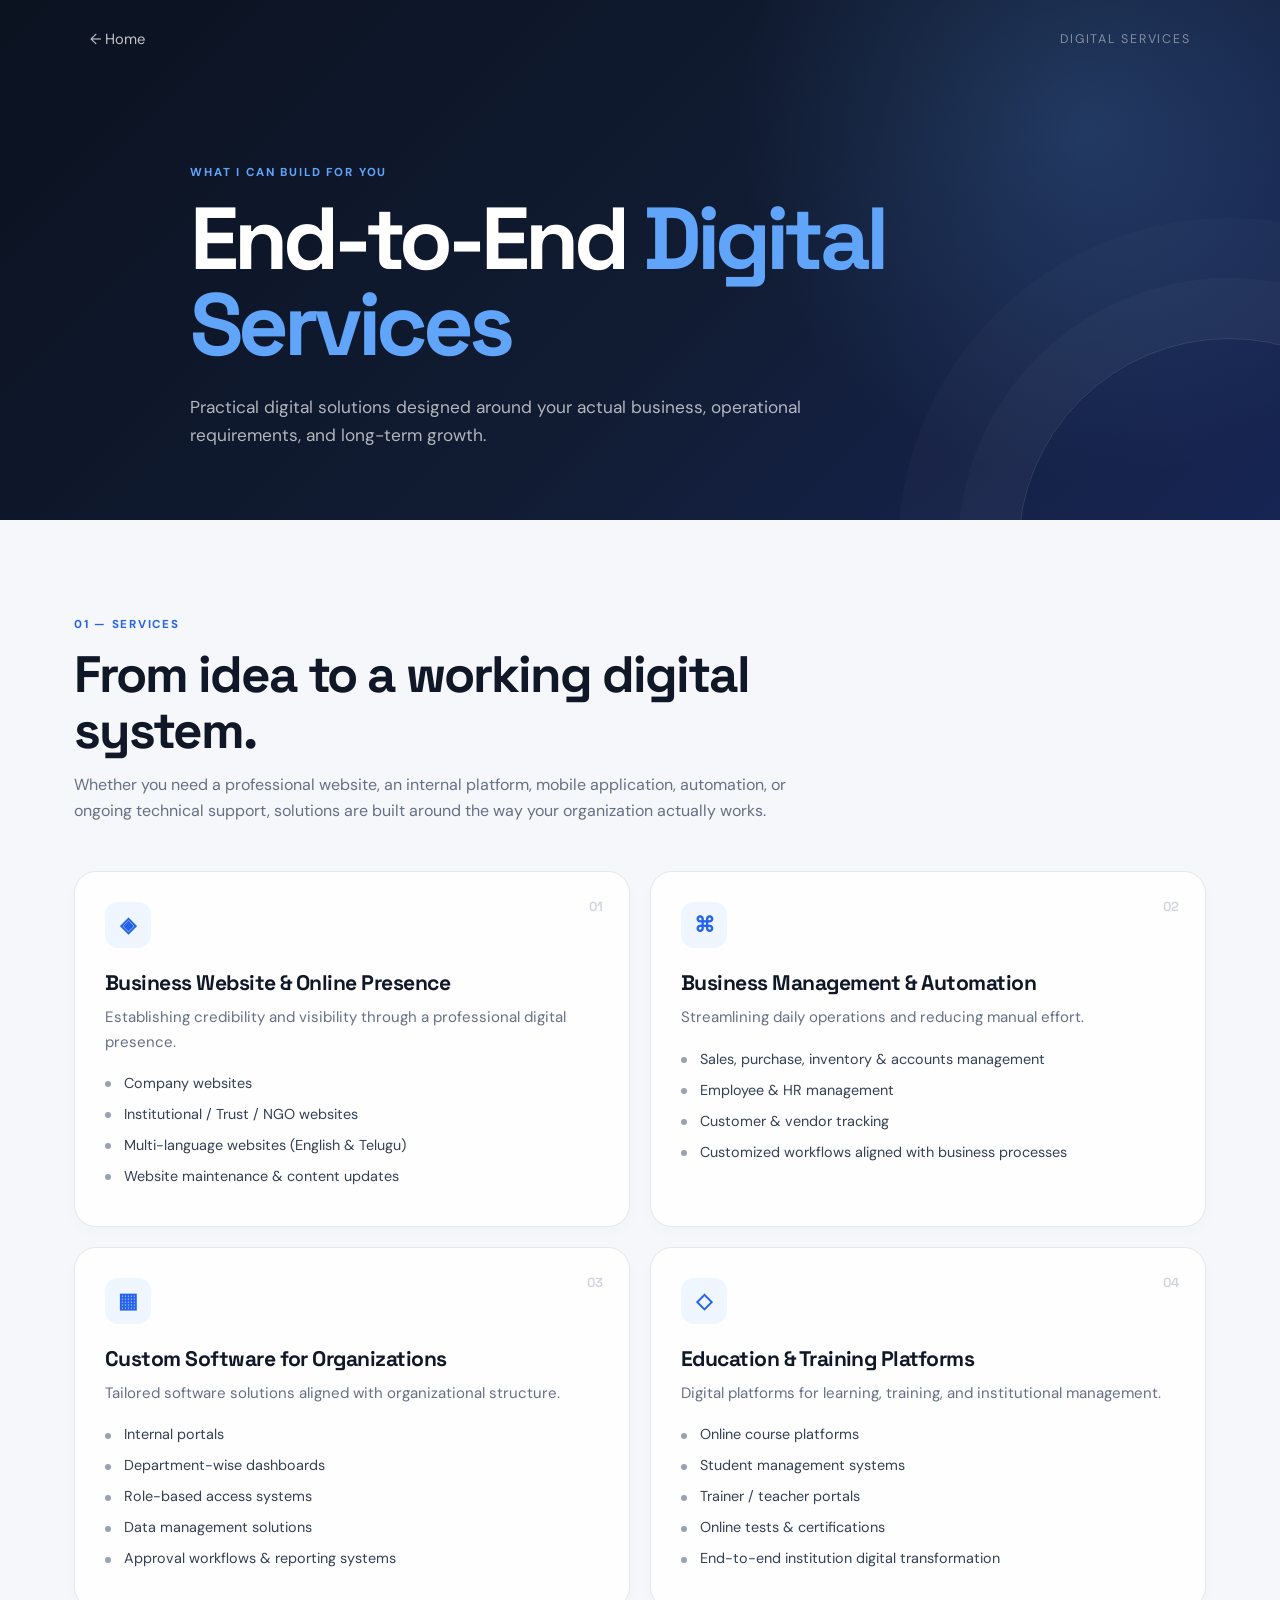
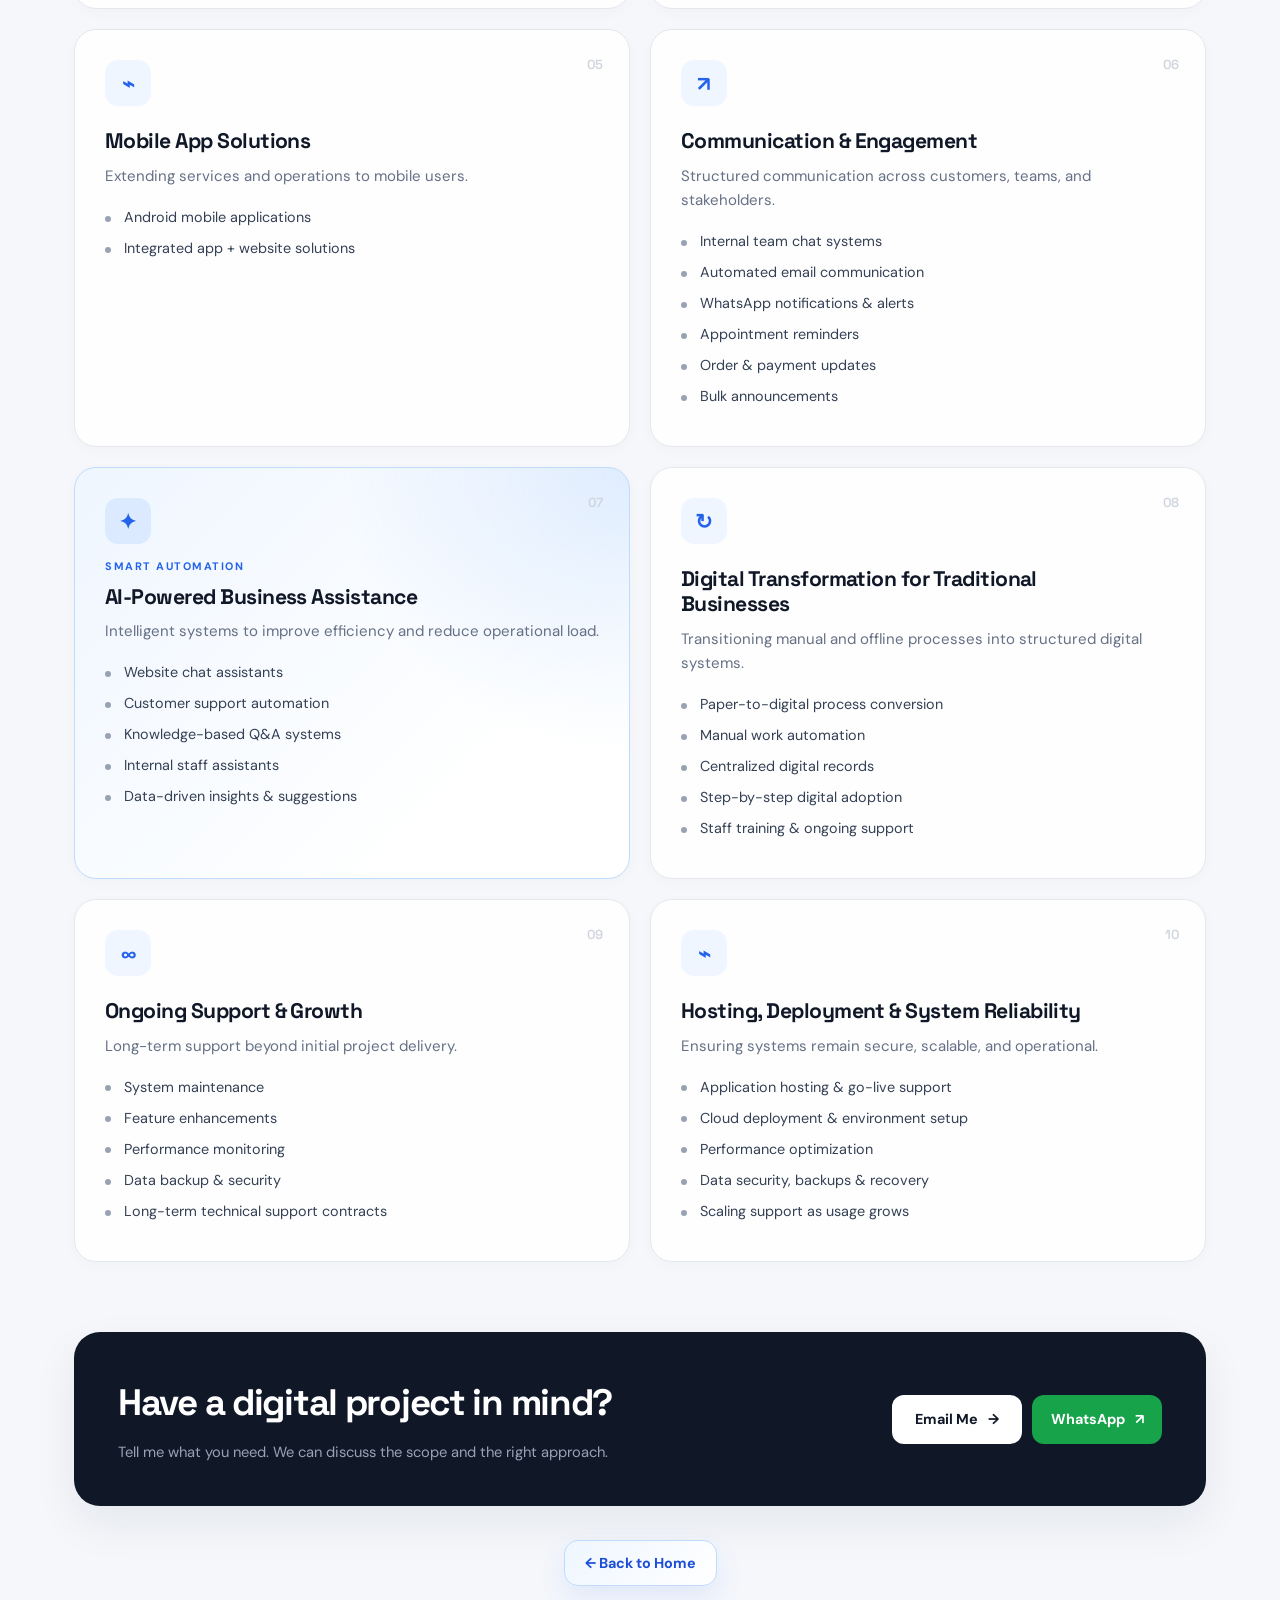
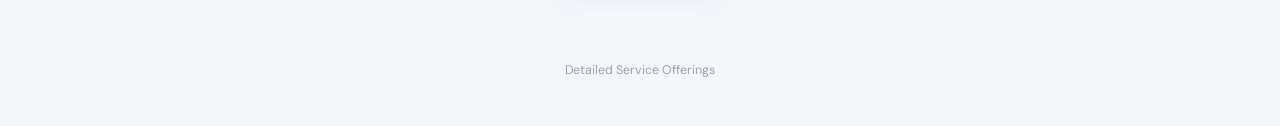
<file: portfolio/services.html>
<!DOCTYPE html>
<html lang="en">

<head>
    <meta charset="UTF-8">
    <meta name="viewport" content="width=device-width, initial-scale=1.0">
    <meta name="description"
        content="End-to-end digital services for businesses, institutions, trusts, NGOs, and organizations.">
    <title>Services | Digital Solutions</title>
    <link rel="stylesheet" href="services.css">
</head>

<body>

    <header class="hero">
        <nav class="top-nav">
            <a href="../index.html" class="back-link">← Home</a>
            <span class="nav-label">Digital Services</span>
        </nav>

        <div class="hero-content">
            <span class="eyebrow">WHAT I CAN BUILD FOR YOU</span>
            <h1>End-to-End <span>Digital Services</span></h1>
            <p>
                Practical digital solutions designed around your actual business,
                operational requirements, and long-term growth.
            </p>
        </div>
    </header>

    <main class="services-section">

        <div class="section-heading">
            <span>01 — SERVICES</span>
            <h2>From idea to a working digital system.</h2>
            <p>
                Whether you need a professional website, an internal platform,
                mobile application, automation, or ongoing technical support,
                solutions are built around the way your organization actually works.
            </p>
        </div>

        <div class="services-grid">

            <article class="service-card">
                <div class="card-number">01</div>
                <div class="icon">◈</div>
                <h3>Business Website &amp; Online Presence</h3>
                <p>Establishing credibility and visibility through a professional digital presence.</p>
                <ul>
                    <li>Company websites</li>
                    <li>Institutional / Trust / NGO websites</li>
                    <li>Multi-language websites (English &amp; Telugu)</li>
                    <li>Website maintenance &amp; content updates</li>
                </ul>
            </article>

            <article class="service-card">
                <div class="card-number">02</div>
                <div class="icon">⌘</div>
                <h3>Business Management &amp; Automation</h3>
                <p>Streamlining daily operations and reducing manual effort.</p>
                <ul>
                    <li>Sales, purchase, inventory &amp; accounts management</li>
                    <li>Employee &amp; HR management</li>
                    <li>Customer &amp; vendor tracking</li>
                    <li>Customized workflows aligned with business processes</li>
                </ul>
            </article>

            <article class="service-card">
                <div class="card-number">03</div>
                <div class="icon">▦</div>
                <h3>Custom Software for Organizations</h3>
                <p>Tailored software solutions aligned with organizational structure.</p>
                <ul>
                    <li>Internal portals</li>
                    <li>Department-wise dashboards</li>
                    <li>Role-based access systems</li>
                    <li>Data management solutions</li>
                    <li>Approval workflows &amp; reporting systems</li>
                </ul>
            </article>

            <article class="service-card">
                <div class="card-number">04</div>
                <div class="icon">◇</div>
                <h3>Education &amp; Training Platforms</h3>
                <p>Digital platforms for learning, training, and institutional management.</p>
                <ul>
                    <li>Online course platforms</li>
                    <li>Student management systems</li>
                    <li>Trainer / teacher portals</li>
                    <li>Online tests &amp; certifications</li>
                    <li>End-to-end institution digital transformation</li>
                </ul>
            </article>

            <article class="service-card">
                <div class="card-number">05</div>
                <div class="icon">⌁</div>
                <h3>Mobile App Solutions</h3>
                <p>Extending services and operations to mobile users.</p>
                <ul>
                    <li>Android mobile applications</li>
                    <li>Integrated app + website solutions</li>
                </ul>
            </article>

            <article class="service-card">
                <div class="card-number">06</div>
                <div class="icon">↗</div>
                <h3>Communication &amp; Engagement</h3>
                <p>Structured communication across customers, teams, and stakeholders.</p>
                <ul>
                    <li>Internal team chat systems</li>
                    <li>Automated email communication</li>
                    <li>WhatsApp notifications &amp; alerts</li>
                    <li>Appointment reminders</li>
                    <li>Order &amp; payment updates</li>
                    <li>Bulk announcements</li>
                </ul>
            </article>

            <article class="service-card featured">
                <div class="card-number">07</div>
                <div class="icon">✦</div>
                <span class="featured-label">SMART AUTOMATION</span>
                <h3>AI-Powered Business Assistance</h3>
                <p>Intelligent systems to improve efficiency and reduce operational load.</p>
                <ul>
                    <li>Website chat assistants</li>
                    <li>Customer support automation</li>
                    <li>Knowledge-based Q&amp;A systems</li>
                    <li>Internal staff assistants</li>
                    <li>Data-driven insights &amp; suggestions</li>
                </ul>
            </article>

            <article class="service-card">
                <div class="card-number">08</div>
                <div class="icon">↻</div>
                <h3>Digital Transformation for Traditional Businesses</h3>
                <p>Transitioning manual and offline processes into structured digital systems.</p>
                <ul>
                    <li>Paper-to-digital process conversion</li>
                    <li>Manual work automation</li>
                    <li>Centralized digital records</li>
                    <li>Step-by-step digital adoption</li>
                    <li>Staff training &amp; ongoing support</li>
                </ul>
            </article>

            <article class="service-card">
                <div class="card-number">09</div>
                <div class="icon">∞</div>
                <h3>Ongoing Support &amp; Growth</h3>
                <p>Long-term support beyond initial project delivery.</p>
                <ul>
                    <li>System maintenance</li>
                    <li>Feature enhancements</li>
                    <li>Performance monitoring</li>
                    <li>Data backup &amp; security</li>
                    <li>Long-term technical support contracts</li>
                </ul>
            </article>

            <article class="service-card">
                <div class="card-number">10</div>
                <div class="icon">⌁</div>
                <h3>Hosting, Deployment &amp; System Reliability</h3>
                <p>Ensuring systems remain secure, scalable, and operational.</p>
                <ul>
                    <li>Application hosting &amp; go-live support</li>
                    <li>Cloud deployment &amp; environment setup</li>
                    <li>Performance optimization</li>
                    <li>Data security, backups &amp; recovery</li>
                    <li>Scaling support as usage grows</li>
                </ul>
            </article>

        </div>

        <section class="cta-section">
            <div>
                <!-- <span class="eyebrow">LET'S BUILD SOMETHING USEFUL</span> -->
                <h2>Have a digital project in mind?</h2>
                <p>Tell me what you need. We can discuss the scope and the right approach.</p>
            </div>

            <div class="cta-actions">
                <a class="btn btn-primary" href="mailto:kish699@gmail.com">Email Me <span>→</span></a>
                <a class="btn btn-whatsapp"
                    href="https://wa.me/919642439699?text=Hello%20Kishore,%20I%20would%20like%20to%20discuss%20a%20digital%20project."
                    target="_blank" rel="noopener noreferrer">WhatsApp <span>↗</span></a>
            </div>
        </section>

        <nav class="back-nav">
            <a href="../index.html">← Back to Home</a>
        </nav>
    </main>

    <footer>
        <p>Detailed Service Offerings</p>
    </footer>

</body>

</html>
</file>
<file: portfolio/services.css>
@import url('https://fonts.googleapis.com/css2?family=DM+Sans:wght@400;500;600;700&family=Space+Grotesk:wght@500;600;700&display=swap');

:root {
    --bg: #f5f7fb;
    --surface: #ffffff;
    --surface-soft: #f8fafc;
    --text: #101828;
    --muted: #667085;
    --line: #e4e7ec;
    --accent: #2563eb;
    --accent-dark: #1d4ed8;
    --accent-soft: #eff6ff;
    --green: #16a34a;
    --shadow: 0 18px 45px rgba(16, 24, 40, 0.07);
    --radius: 22px;
}

* {
    box-sizing: border-box;
}

html {
    scroll-behavior: smooth;
}

body {
    margin: 0;
    background:
        radial-gradient(circle at 80% 0%, rgba(37, 99, 235, 0.08), transparent 32rem),
        var(--bg);
    color: var(--text);
    font-family: "DM Sans", Arial, sans-serif;
    line-height: 1.6;
    -webkit-font-smoothing: antialiased;
}

a {
    color: inherit;
}

.hero {
    min-height: 440px;
    padding: 0 7vw 70px;
    background:
        radial-gradient(circle at 85% 25%, rgba(96, 165, 250, 0.20), transparent 22rem),
        linear-gradient(135deg, #0b1220 0%, #111c33 55%, #172554 100%);
    color: #fff;
    position: relative;
    overflow: hidden;
}

.hero::after {
    content: "";
    position: absolute;
    width: 420px;
    height: 420px;
    right: -160px;
    bottom: -240px;
    border: 1px solid rgba(255,255,255,.12);
    border-radius: 50%;
    box-shadow:
        0 0 0 60px rgba(255,255,255,.025),
        0 0 0 120px rgba(255,255,255,.018);
}

.top-nav {
    max-width: 1180px;
    margin: auto;
    padding: 28px 0;
    display: flex;
    align-items: center;
    justify-content: space-between;
    position: relative;
    z-index: 2;
}

.back-link {
    color: rgba(255,255,255,.75);
    text-decoration: none;
    font-size: .92rem;
    transition: color .2s ease;
}

.back-link:hover {
    color: #fff;
}

.nav-label {
    color: rgba(255,255,255,.45);
    font-size: .78rem;
    letter-spacing: .14em;
    text-transform: uppercase;
}

.hero-content {
    max-width: 900px;
    margin: 78px auto 0;
    position: relative;
    z-index: 1;
}

.eyebrow {
    display: inline-block;
    margin-bottom: 14px;
    color: #60a5fa;
    font-size: .72rem;
    font-weight: 700;
    letter-spacing: .16em;
    text-transform: uppercase;
}

.hero h1 {
    margin: 0;
    max-width: 850px;
    font-family: "Space Grotesk", sans-serif;
    font-size: clamp(2.8rem, 7vw, 5.5rem);
    line-height: .98;
    letter-spacing: -.055em;
}

.hero h1 span {
    color: #60a5fa;
}

.hero p {
    max-width: 680px;
    margin: 26px 0 0;
    color: rgba(255,255,255,.68);
    font-size: 1.08rem;
}

.services-section {
    max-width: 1180px;
    margin: 0 auto;
    padding: 90px 24px 40px;
}

.section-heading {
    max-width: 720px;
    margin-bottom: 48px;
}

.section-heading > span {
    color: var(--accent);
    font-size: .72rem;
    font-weight: 700;
    letter-spacing: .15em;
}

.section-heading h2 {
    margin: 12px 0 14px;
    font-family: "Space Grotesk", sans-serif;
    font-size: clamp(2rem, 4vw, 3.2rem);
    line-height: 1.08;
    letter-spacing: -.04em;
}

.section-heading p {
    margin: 0;
    color: var(--muted);
    font-size: 1rem;
}

.services-grid {
    display: grid;
    grid-template-columns: repeat(2, minmax(0, 1fr));
    gap: 20px;
}

.service-card {
    position: relative;
    min-height: 300px;
    padding: 30px;
    border: 1px solid var(--line);
    border-radius: var(--radius);
    background: rgba(255,255,255,.92);
    box-shadow: 0 4px 15px rgba(16,24,40,.025);
    overflow: hidden;
    transition:
        transform .25s ease,
        box-shadow .25s ease,
        border-color .25s ease;
}

.service-card::before {
    content: "";
    position: absolute;
    left: 0;
    top: 0;
    width: 4px;
    height: 0;
    background: var(--accent);
    transition: height .25s ease;
}

.service-card:hover {
    transform: translateY(-5px);
    border-color: #cbd5e1;
    box-shadow: var(--shadow);
}

.service-card:hover::before {
    height: 100%;
}

.card-number {
    position: absolute;
    top: 24px;
    right: 26px;
    color: #d0d5dd;
    font-family: "Space Grotesk", sans-serif;
    font-size: .82rem;
    font-weight: 600;
}

.icon {
    width: 46px;
    height: 46px;
    display: grid;
    place-items: center;
    margin-bottom: 22px;
    border-radius: 13px;
    background: var(--accent-soft);
    color: var(--accent);
    font-size: 1.3rem;
    font-weight: 700;
}

.service-card h3 {
    max-width: 480px;
    margin: 0 35px 10px 0;
    font-family: "Space Grotesk", sans-serif;
    font-size: 1.32rem;
    line-height: 1.2;
    letter-spacing: -.025em;
}

.service-card p {
    margin: 0 0 18px;
    color: var(--muted);
    font-size: .94rem;
}

.service-card ul {
    margin: 0;
    padding: 0;
    list-style: none;
}

.service-card li {
    position: relative;
    margin: 8px 0;
    padding-left: 19px;
    color: #344054;
    font-size: .9rem;
}

.service-card li::before {
    content: "";
    position: absolute;
    left: 0;
    top: .68em;
    width: 6px;
    height: 6px;
    border-radius: 50%;
    background: #98a2b3;
}

.service-card.featured {
    background:
        radial-gradient(circle at 100% 0%, rgba(96,165,250,.18), transparent 18rem),
        linear-gradient(135deg, #eff6ff, #ffffff 75%);
    border-color: #bfdbfe;
}

.service-card.featured .icon {
    background: #dbeafe;
}

.featured-label {
    display: block;
    margin: -8px 0 8px;
    color: var(--accent);
    font-size: .68rem;
    font-weight: 700;
    letter-spacing: .14em;
}

.cta-section {
    margin-top: 70px;
    padding: 42px 44px;
    display: flex;
    align-items: center;
    justify-content: space-between;
    gap: 35px;
    border-radius: 26px;
    background: #101828;
    color: #fff;
    box-shadow: var(--shadow);
}

.cta-section .eyebrow {
    margin-bottom: 8px;
}

.cta-section h2 {
    margin: 0;
    font-family: "Space Grotesk", sans-serif;
    font-size: clamp(1.6rem, 3vw, 2.3rem);
    letter-spacing: -.035em;
}

.cta-section p {
    margin: 8px 0 0;
    color: #98a2b3;
    font-size: .92rem;
}

.cta-actions {
    display: flex;
    flex-shrink: 0;
    gap: 10px;
}

.btn {
    min-width: 130px;
    padding: 13px 18px;
    border-radius: 12px;
    text-align: center;
    text-decoration: none;
    font-size: .9rem;
    font-weight: 700;
    transition: transform .2s ease, opacity .2s ease;
}

.btn:hover {
    transform: translateY(-2px);
    opacity: .92;
}

.btn span {
    margin-left: 7px;
}

.btn-primary {
    background: #fff;
    color: #101828;
}

.btn-whatsapp {
    background: var(--green);
    color: #fff;
}

.back-nav {
    margin: 34px 0 0;
    display: flex;
    justify-content: center;
}

.back-nav a {
    min-height: 46px;
    display: inline-flex;
    align-items: center;
    justify-content: center;
    padding: 0 20px;
    border: 1px solid #bfdbfe;
    border-radius: 14px;
    background:
        linear-gradient(135deg, #eff6ff, #ffffff);
    color: var(--accent-dark);
    text-decoration: none;
    font-size: .9rem;
    font-weight: 700;
    box-shadow: 0 12px 28px rgba(37, 99, 235, .10);
    transition:
        transform .2s ease,
        box-shadow .2s ease,
        border-color .2s ease;
}

.back-nav a:hover {
    transform: translateY(-2px);
    border-color: #93c5fd;
    box-shadow: 0 16px 34px rgba(37, 99, 235, .16);
}

footer {
    padding: 35px 20px 45px;
    color: #98a2b3;
    text-align: center;
    font-size: .78rem;
}

footer p {
    margin: 0;
}

@media (max-width: 800px) {
    .hero {
        min-height: 400px;
        padding: 0 20px 55px;
    }

    .hero-content {
        margin-top: 65px;
    }

    .services-section {
        padding: 65px 18px 25px;
    }

    .services-grid {
        grid-template-columns: 1fr;
    }

    .service-card {
        min-height: auto;
    }

    .cta-section {
        flex-direction: column;
        align-items: flex-start;
        padding: 32px 25px;
    }
}

@media (max-width: 520px) {
    .hero {
        min-height: 365px;
    }

    .top-nav {
        padding: 20px 0;
    }

    .nav-label {
        display: none;
    }

    .hero-content {
        margin-top: 58px;
    }

    .hero h1 {
        font-size: 2.75rem;
    }

    .hero p {
        margin-top: 20px;
        font-size: .96rem;
    }

    .section-heading {
        margin-bottom: 32px;
    }

    .section-heading h2 {
        font-size: 2rem;
    }

    .service-card {
        padding: 24px 22px;
        border-radius: 18px;
    }

    .service-card h3 {
        font-size: 1.18rem;
    }

    .cta-section {
        margin-top: 50px;
        border-radius: 20px;
    }

    .cta-actions {
        width: 100%;
        flex-direction: column;
    }

    .btn {
        width: 100%;
    }

    .back-nav a {
        width: 100%;
    }
}

@media (prefers-reduced-motion: reduce) {
    html {
        scroll-behavior: auto;
    }

    .service-card,
    .btn {
        transition: none;
    }
}

@media (prefers-color-scheme: dark) {
    :root {
        --bg: #0b1020;
        --surface: #111827;
        --surface-soft: #0f172a;
        --text: #eef2ff;
        --muted: #a5b0c5;
        --line: rgba(226, 232, 240, .12);
        --accent: #6bb6ff;
        --accent-dark: #93c5fd;
        --accent-soft: rgba(96, 165, 250, .14);
        --green: #22c55e;
        --shadow: 0 18px 45px rgba(0, 0, 0, .28);
    }

    body {
        background:
            radial-gradient(circle at 80% 0%, rgba(96, 165, 250, .12), transparent 32rem),
            var(--bg);
    }

    .service-card {
        background:
            linear-gradient(145deg,
                rgba(17, 24, 39, .96),
                rgba(15, 23, 42, .9));
        border-color: var(--line);
        box-shadow: 0 10px 28px rgba(0, 0, 0, .18);
    }

    .service-card:hover {
        border-color: rgba(147, 197, 253, .34);
    }

    .service-card p,
    .section-heading p,
    .cta-section p {
        color: var(--muted);
    }

    .service-card li {
        color: #cbd5e1;
    }

    .service-card li::before {
        background: #64748b;
    }

    .service-card.featured {
        background:
            radial-gradient(circle at 100% 0%, rgba(96, 165, 250, .18), transparent 18rem),
            linear-gradient(135deg, rgba(30, 41, 59, .98), rgba(15, 23, 42, .94));
        border-color: rgba(147, 197, 253, .28);
    }

    .service-card.featured .icon {
        background: rgba(96, 165, 250, .18);
    }

    .cta-section {
        background:
            linear-gradient(135deg, #111827, #020617);
        border: 1px solid var(--line);
    }

    .btn-primary {
        background: #e2e8f0;
        color: #0f172a;
    }

    .back-nav a {
        border-color: rgba(147, 197, 253, .28);
        background:
            linear-gradient(135deg,
                rgba(30, 41, 59, .96),
                rgba(15, 23, 42, .9));
        color: #bfdbfe;
        box-shadow: 0 12px 28px rgba(0, 0, 0, .18);
    }

    footer {
        color: #818ca3;
    }
}
</file>
